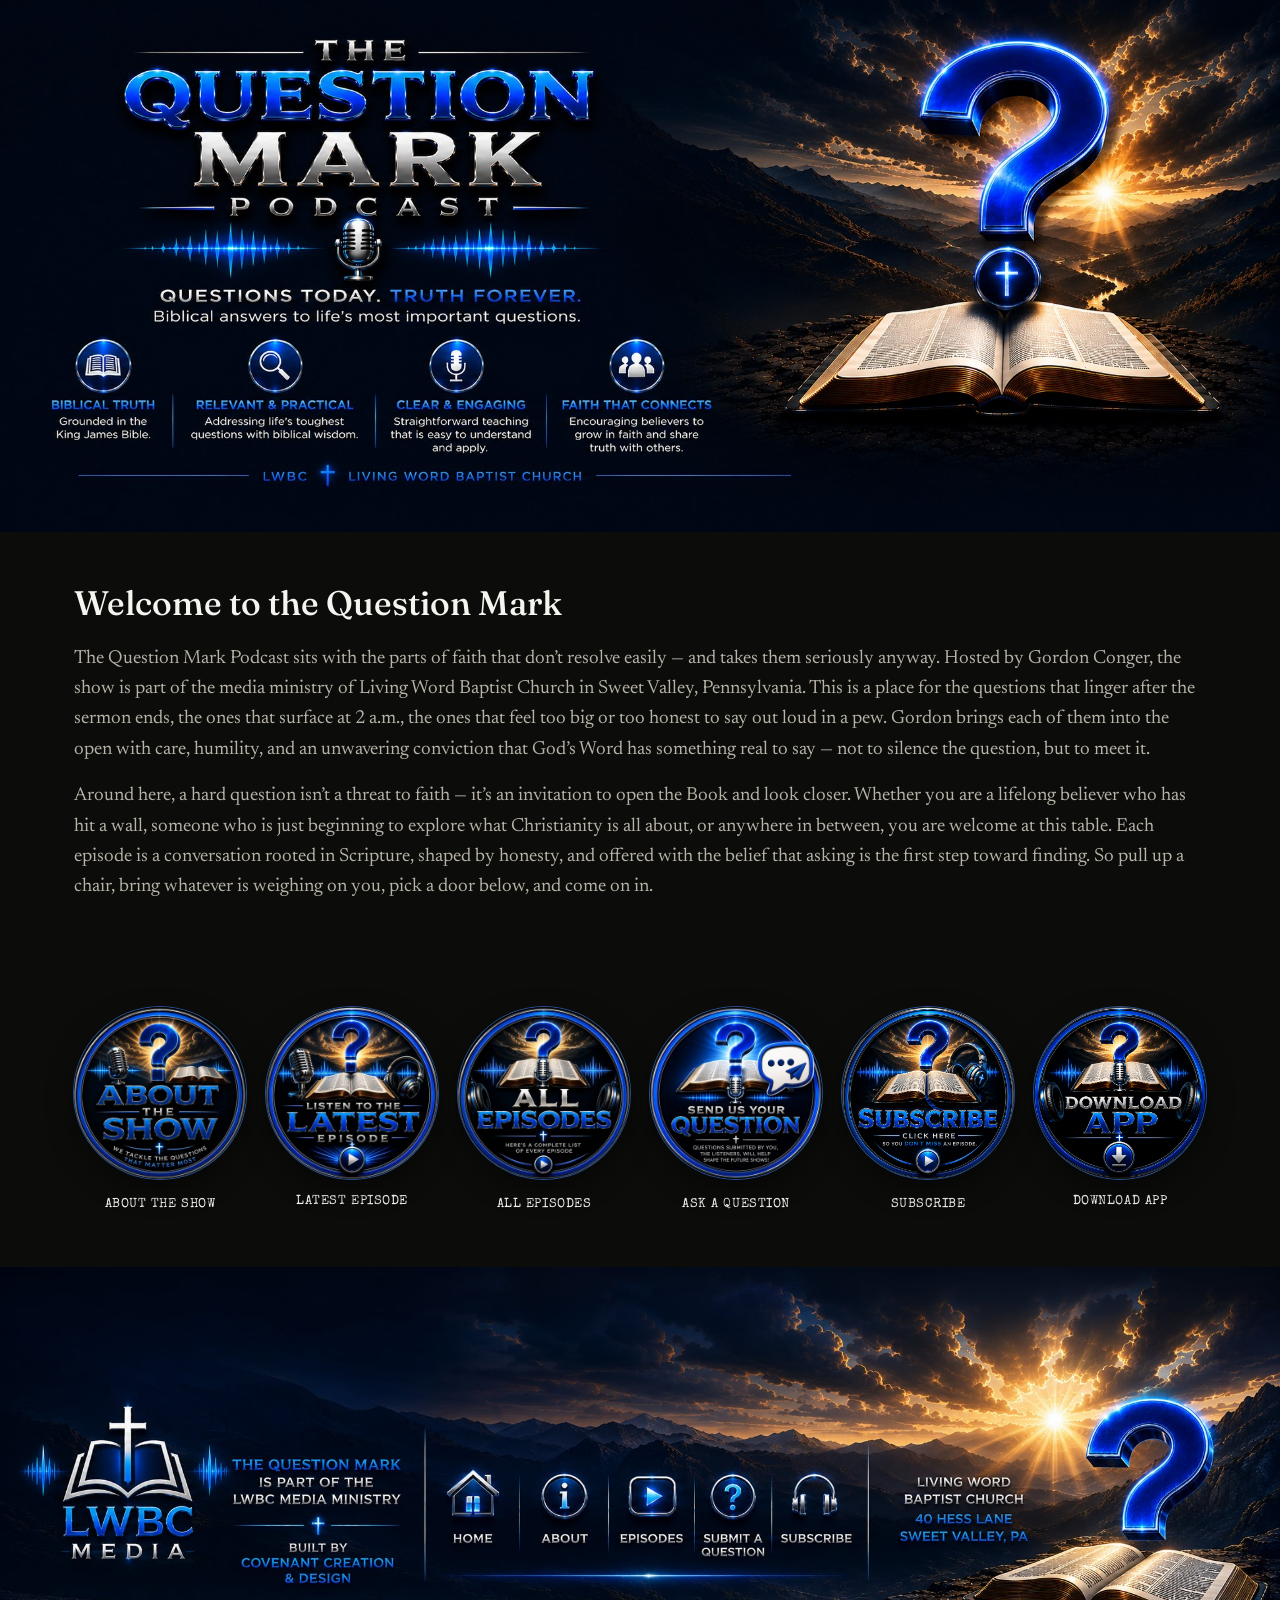
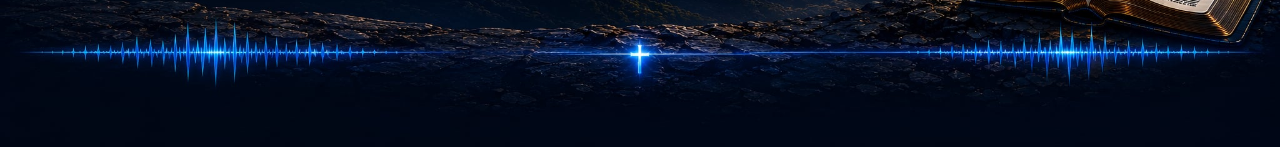
<file: index.html>
<!doctype html>
<html lang="en">
<head>
<meta charset="UTF-8">
<meta name="google-site-verification" content="-RuUJjMHBC5qW3u-dOCJM6AOMjiMBubK77sIAOxbnQs" />
<meta name="viewport" content="width=device-width, initial-scale=1">
<title>The Question Mark Podcast</title>
<meta name="description" content="A podcast for the questions faith doesn't let you skip. Hosted by Gordon Conger, part of the LWBC Media Ministry.">
<link rel="preconnect" href="https://fonts.googleapis.com">
<link rel="preconnect" href="https://fonts.gstatic.com" crossorigin>
<link href="https://fonts.googleapis.com/css2?family=Fraunces:ital,wght@0,400;0,500;0,600;1,400;1,600&family=Newsreader:ital,wght@0,400;0,500;1,400&family=Special+Elite&display=swap" rel="stylesheet">
<link rel="canonical" href="https://thequestionmarkpodcast.com/">
<meta property="og:type" content="website">
<meta property="og:url" content="https://thequestionmarkpodcast.com/">
<meta property="og:title" content="The Question Mark Podcast">
<meta property="og:description" content="A podcast for the questions faith doesn't let you skip. Hosted by Gordon Conger, part of the LWBC Media Ministry.">
<meta property="og:image" content="https://thequestionmarkpodcast.com/images/banner.jpg">
<meta name="twitter:card" content="summary_large_image">
<meta name="twitter:title" content="The Question Mark Podcast">
<meta name="twitter:description" content="A podcast for the questions faith doesn't let you skip. Hosted by Gordon Conger, part of the LWBC Media Ministry.">
<meta name="twitter:image" content="https://thequestionmarkpodcast.com/images/banner.jpg">
<link rel="icon" type="image/png" href="images/favicon-64.png">
<link rel="apple-touch-icon" href="images/apple-touch-icon.png">
<link rel="manifest" href="manifest.json">
<meta name="apple-mobile-web-app-capable" content="yes">
<meta name="apple-mobile-web-app-title" content="Question Mark">
<meta name="apple-mobile-web-app-status-bar-style" content="black-translucent">
<meta name="theme-color" content="#0c0c0b">
<link rel="stylesheet" href="css/style.css?v=4">
</head>
<body>

<!-- 1. Banner: Gordon's all-in-one graphic tying the show to LWBC. -->
<header class="banner-image">
  <img src="images/banner.jpg" alt="The Question Mark Podcast — a ministry of Living Word Baptist Church. Questions today. Truth forever.">
</header>

<!-- 3. Welcome copy -->
<section class="welcome">
  <div class="wrap">
    <h1>Welcome to the Question Mark</h1>
    <p>The Question Mark Podcast sits with the parts of faith that don&rsquo;t resolve easily &mdash; and takes them seriously anyway. Hosted by Gordon Conger, the show is part of the media ministry of Living Word Baptist Church in Sweet Valley, Pennsylvania. This is a place for the questions that linger after the sermon ends, the ones that surface at 2 a.m., the ones that feel too big or too honest to say out loud in a pew. Gordon brings each of them into the open with care, humility, and an unwavering conviction that God&rsquo;s Word has something real to say &mdash; not to silence the question, but to meet it.</p>
    <p>Around here, a hard question isn&rsquo;t a threat to faith &mdash; it&rsquo;s an invitation to open the Book and look closer. Whether you are a lifelong believer who has hit a wall, someone who is just beginning to explore what Christianity is all about, or anywhere in between, you are welcome at this table. Each episode is a conversation rooted in Scripture, shaped by honesty, and offered with the belief that asking is the first step toward finding. So pull up a chair, bring whatever is weighing on you, pick a door below, and come on in.</p>
  </div>
</section>

<!-- 4. Teaser tiles: one per main page -->
<section class="tile-section">
  <div class="wrap-wide">
    <ul class="tiles">
      <li>
        <a class="tile" href="about.html">
          <span class="tile-medal">
            <img src="images/tile-about.jpg" alt="About the show — we tackle the questions that matter most">
          </span>
          <span class="tile-label">About the Show</span>
        </a>
      </li>
      <li>
        <button type="button" class="tile" id="tile-latest-episode">
          <span class="tile-medal">
            <img src="images/tile-latest.jpg" alt="Listen to the latest episode">
          </span>
          <span class="tile-label">Latest Episode</span>
        </button>
      </li>
      <li>
        <a class="tile" href="episodes.html">
          <span class="tile-medal">
            <img src="images/tile-episodes.jpg" alt="All episodes — a complete list of every episode">
          </span>
          <span class="tile-label">All Episodes</span>
        </a>
      </li>
      <li>
        <a class="tile" href="submit.html">
          <span class="tile-medal">
            <img src="images/tile-question.jpg" alt="Send us your question — listener questions shape future shows">
          </span>
          <span class="tile-label">Ask a Question</span>
        </a>
      </li>
      <li>
        <a class="tile" href="subscribe.html">
          <span class="tile-medal">
            <img src="images/tile-subscribe.jpg" alt="Subscribe — click here so you don't miss an episode">
          </span>
          <span class="tile-label">Subscribe</span>
        </a>
      </li>
      <li>
        <button type="button" class="tile" id="tile-download-app">
          <span class="tile-medal">
            <img src="images/tile-download-app.png" alt="Download app — add to your home screen">
          </span>
          <span class="tile-label">Download App</span>
        </button>
      </li>
    </ul>
  </div>
</section>

<!-- 5. Footer -->
<footer class="site-footer-image">
  <img src="images/footer.jpg" alt="The Question Mark is part of the LWBC Media Ministry. Built by Covenant Creation &amp; Design. Living Word Baptist Church, 40 Hess Lane, Sweet Valley, PA.">
  <a class="footer-hotspot fh-lwbc-logo" href="https://www.facebook.com/profile.php?id=100064349513334" target="_blank" rel="noopener" aria-label="LWBC Media Ministry on Facebook"></a>
  <a class="footer-hotspot fh-lwbc-text" href="https://www.facebook.com/profile.php?id=100064349513334" target="_blank" rel="noopener" aria-label="LWBC Media Ministry on Facebook"></a>
  <a class="footer-hotspot fh-ccd-text" href="https://stewartjm-dev.github.io/covenant-creation-design" target="_blank" rel="noopener" aria-label="Covenant Creation &amp; Design"></a>
  <a class="footer-hotspot fh-home" href="index.html" aria-label="Home" aria-current="page"></a>
  <a class="footer-hotspot fh-about" href="about.html" aria-label="About"></a>
  <a class="footer-hotspot fh-episodes" href="episodes.html" aria-label="Episodes"></a>
  <a class="footer-hotspot fh-submit" href="submit.html" aria-label="Submit a Question"></a>
  <a class="footer-hotspot fh-subscribe" href="subscribe.html" aria-label="Subscribe"></a>
  <a class="footer-hotspot fh-lwbc-address" href="https://www.lwbcsv.com" target="_blank" rel="noopener" aria-label="Living Word Baptist Church website"></a>
</footer>

<!-- Add-to-Home-Screen instructions modal -->
<div class="modal-overlay" id="install-modal" hidden>
  <div class="modal" role="dialog" aria-modal="true" aria-labelledby="install-modal-title">
    <button type="button" class="modal-close" id="install-modal-close" aria-label="Close">&times;</button>
    <p class="eyebrow" id="install-modal-title">Download the app</p>
    <h2>Add to your home screen</h2>
    <p class="lede">The Question Mark isn&rsquo;t in the App Store &mdash; but your phone can install it straight from this site, with its own icon and no browser bar, in a few taps.</p>

    <div class="install-tabs" role="tablist">
      <button type="button" class="install-tab" id="tab-ios" role="tab" aria-selected="true">iPhone / iPad</button>
      <button type="button" class="install-tab" id="tab-android" role="tab" aria-selected="false">Android</button>
    </div>

    <ol class="install-steps" id="steps-ios">
      <li>Tap the <strong>Share</strong> button (the square with an arrow pointing up) in Safari&rsquo;s toolbar.</li>
      <li>Scroll down and tap <strong>&ldquo;Add to Home Screen.&rdquo;</strong></li>
      <li>Tap <strong>&ldquo;Add&rdquo;</strong> in the top right corner.</li>
    </ol>

    <ol class="install-steps" id="steps-android" hidden>
      <li>Tap the <strong>&#8942;</strong> menu (three dots) in Chrome&rsquo;s toolbar &mdash; or tap <strong>&ldquo;Install&rdquo;</strong> directly if Chrome offers it.</li>
      <li>Tap <strong>&ldquo;Add to Home screen&rdquo;</strong> or <strong>&ldquo;Install app.&rdquo;</strong></li>
      <li>Confirm by tapping <strong>&ldquo;Add&rdquo;</strong> or <strong>&ldquo;Install.&rdquo;</strong></li>
    </ol>

    <p class="form-note">Once added, the icon opens the site full-screen, just like a downloaded app.</p>
  </div>
</div>

<script src="js/episodes.js?v=6"></script>
<script>
  prepareLatestEpisodeButton('#tile-latest-episode');

  (function () {
    var modal = document.getElementById('install-modal');
    var openBtn = document.getElementById('tile-download-app');
    var closeBtn = document.getElementById('install-modal-close');
    var tabIOS = document.getElementById('tab-ios');
    var tabAndroid = document.getElementById('tab-android');
    var stepsIOS = document.getElementById('steps-ios');
    var stepsAndroid = document.getElementById('steps-android');

    function showTab(which) {
      var isIOS = which === 'ios';
      stepsIOS.hidden = !isIOS;
      stepsAndroid.hidden = isIOS;
      tabIOS.setAttribute('aria-selected', String(isIOS));
      tabAndroid.setAttribute('aria-selected', String(!isIOS));
    }

    // Pre-select the relevant tab based on the visitor's device.
    var ua = navigator.userAgent || '';
    if (/Android/i.test(ua)) showTab('android');
    else showTab('ios');

    tabIOS.addEventListener('click', function () { showTab('ios'); });
    tabAndroid.addEventListener('click', function () { showTab('android'); });

    openBtn.addEventListener('click', function () {
      modal.hidden = false;
    });
    closeBtn.addEventListener('click', function () {
      modal.hidden = true;
    });
    modal.addEventListener('click', function (e) {
      if (e.target === modal) modal.hidden = true;
    });
    document.addEventListener('keydown', function (e) {
      if (e.key === 'Escape') modal.hidden = true;
    });
  })();
</script>
</body>
</html>
</file>
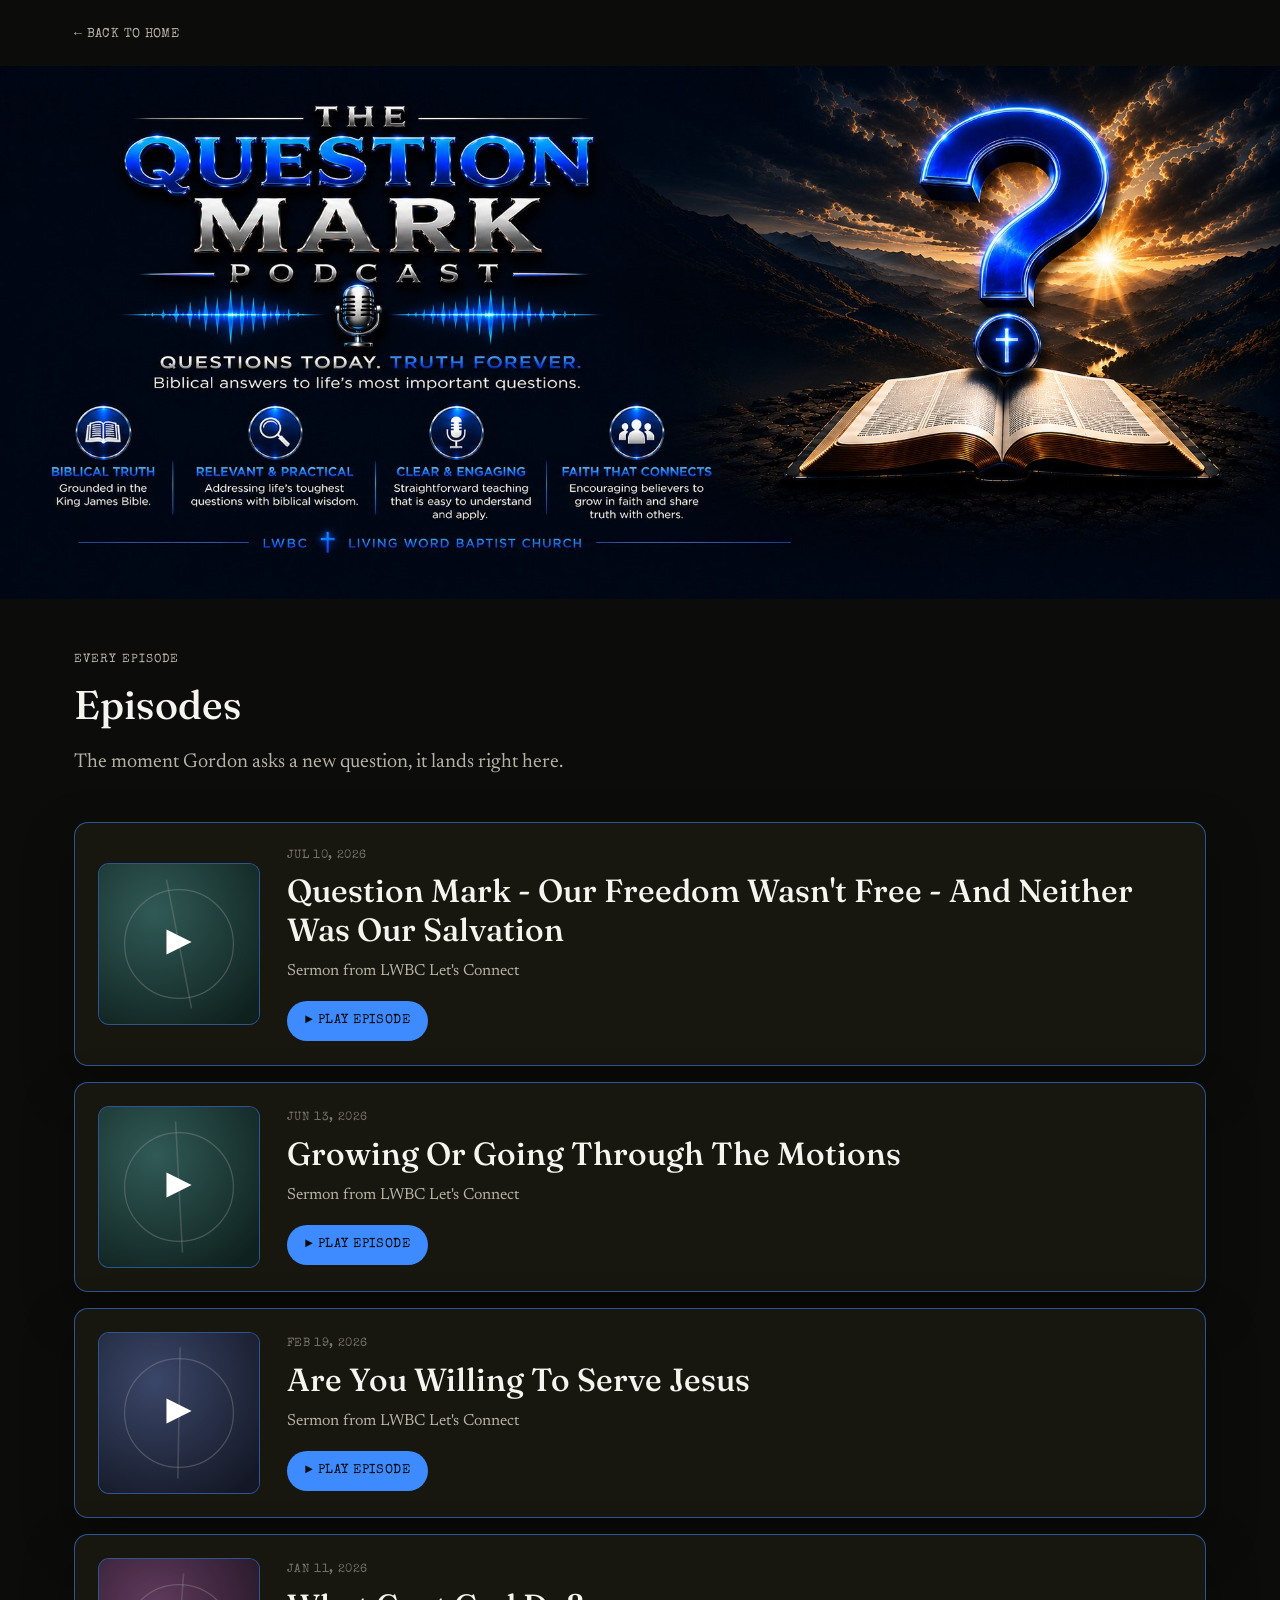
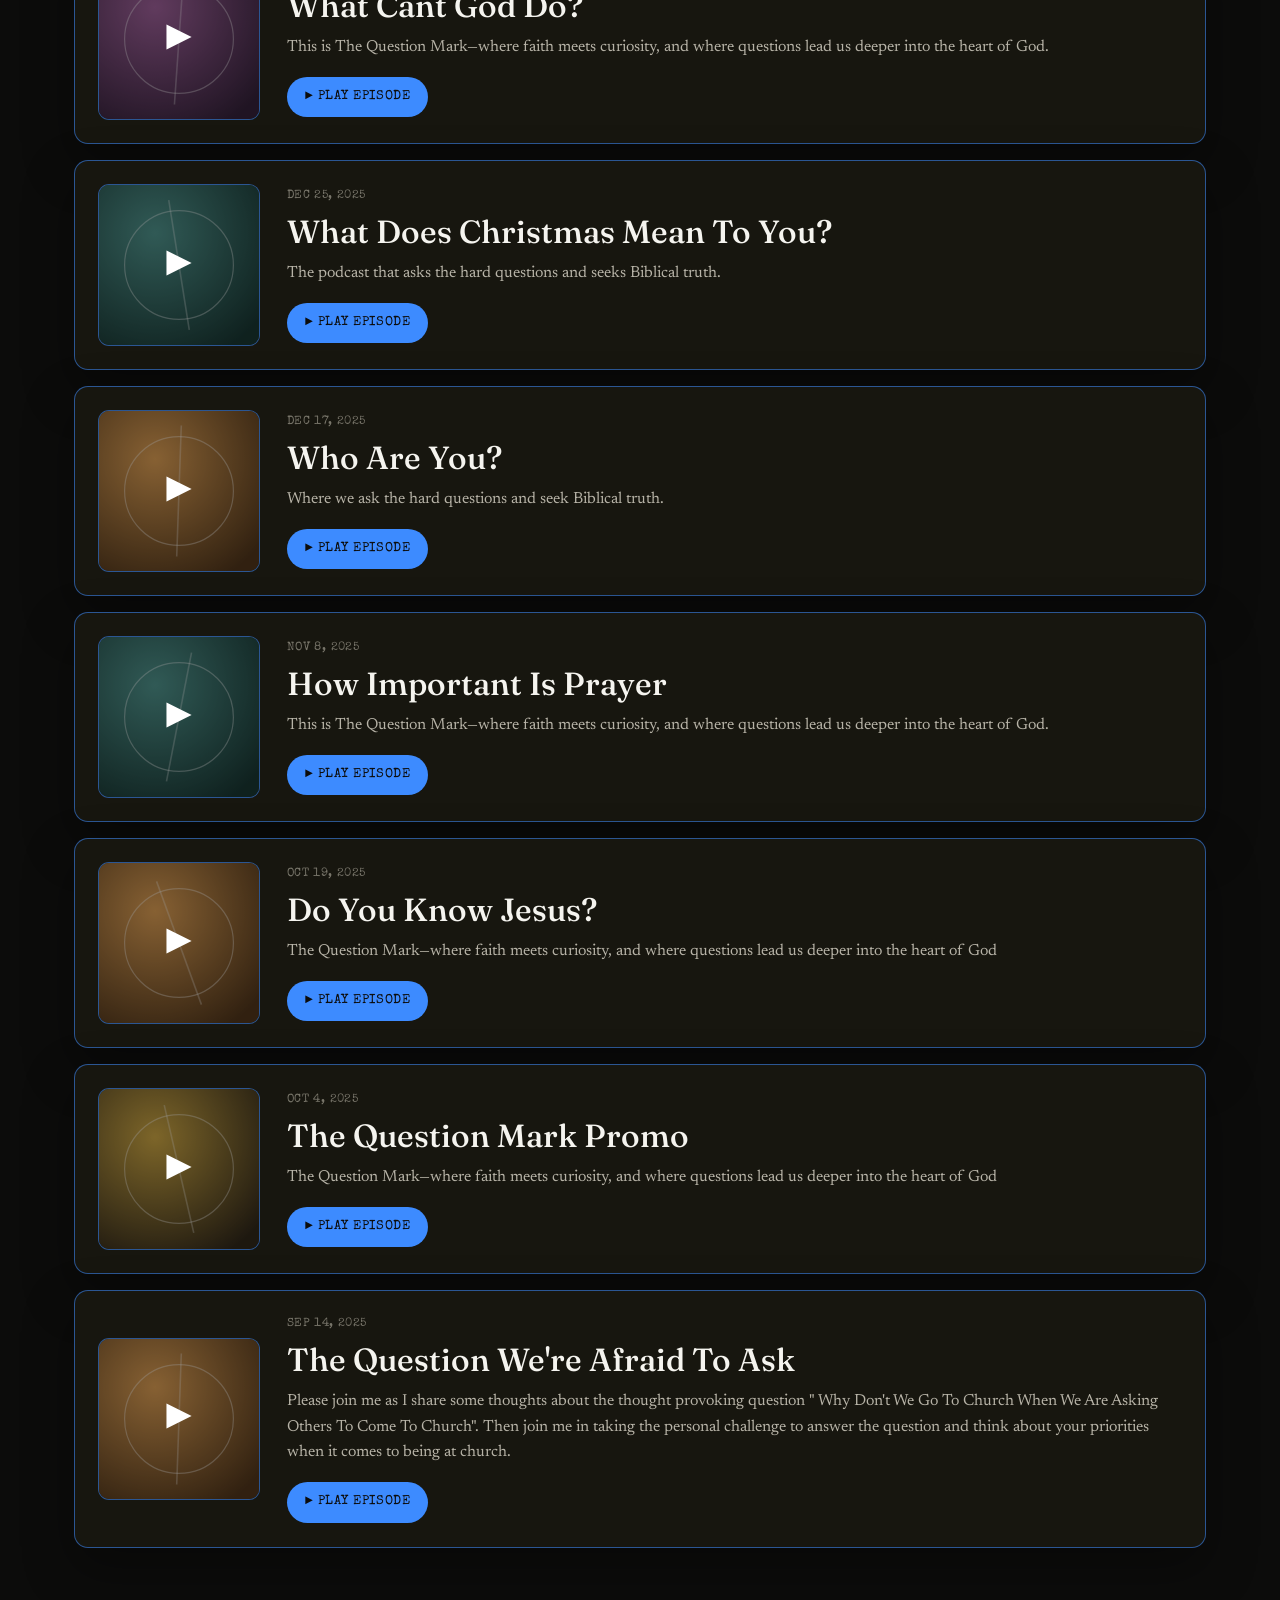
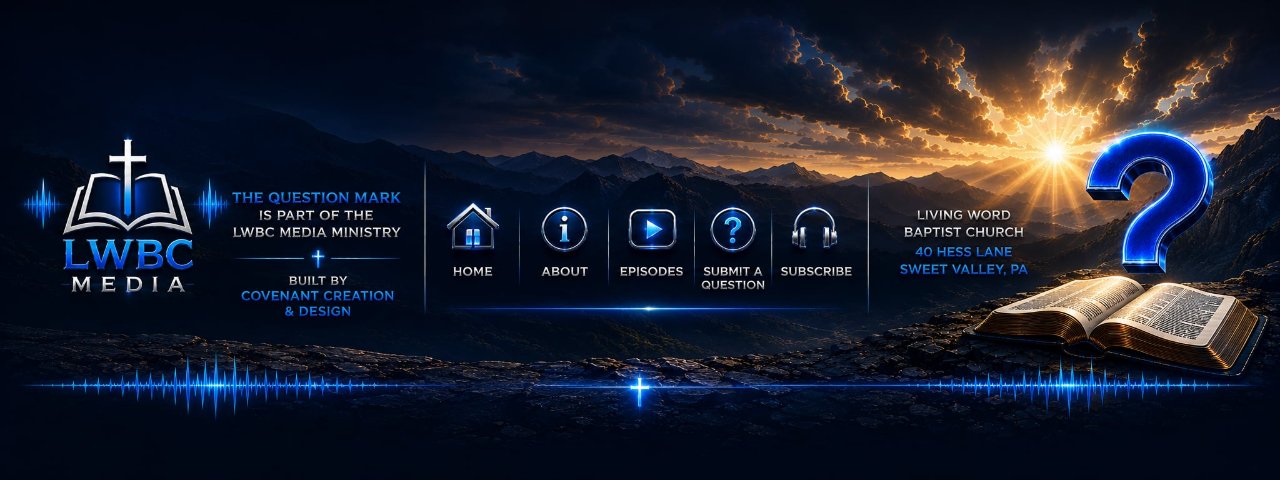
<file: episodes.html>
<!doctype html>
<html lang="en">
<head>
<meta charset="UTF-8">
<meta name="google-site-verification" content="-RuUJjMHBC5qW3u-dOCJM6AOMjiMBubK77sIAOxbnQs" />
<meta name="viewport" content="width=device-width, initial-scale=1">
<title>Episodes — The Question Mark Podcast</title>
<meta name="description" content="All episodes of The Question Mark Podcast, hosted by Gordon Conger.">
<link rel="preconnect" href="https://fonts.googleapis.com">
<link rel="preconnect" href="https://fonts.gstatic.com" crossorigin>
<link href="https://fonts.googleapis.com/css2?family=Fraunces:ital,wght@0,400;0,500;0,600;1,400&family=Newsreader:ital,wght@0,400;0,500;1,400&family=Special+Elite&display=swap" rel="stylesheet">
<link rel="canonical" href="https://thequestionmarkpodcast.com/episodes.html">
<meta property="og:type" content="website">
<meta property="og:url" content="https://thequestionmarkpodcast.com/episodes.html">
<meta property="og:title" content="Episodes — The Question Mark Podcast">
<meta property="og:description" content="All episodes of The Question Mark Podcast, hosted by Gordon Conger.">
<meta property="og:image" content="https://thequestionmarkpodcast.com/images/banner.jpg">
<meta name="twitter:card" content="summary_large_image">
<meta name="twitter:title" content="Episodes — The Question Mark Podcast">
<meta name="twitter:description" content="All episodes of The Question Mark Podcast, hosted by Gordon Conger.">
<meta name="twitter:image" content="https://thequestionmarkpodcast.com/images/banner.jpg">
<link rel="icon" type="image/png" href="images/favicon-64.png">
<link rel="apple-touch-icon" href="images/apple-touch-icon.png">
<link rel="manifest" href="manifest.json">
<meta name="apple-mobile-web-app-capable" content="yes">
<meta name="apple-mobile-web-app-title" content="Question Mark">
<meta name="apple-mobile-web-app-status-bar-style" content="black-translucent">
<meta name="theme-color" content="#0c0c0b">
<link rel="stylesheet" href="css/style.css?v=4">
</head>
<body>

<div class="back-bar">
  <div class="wrap"><a href="index.html" class="back-link">&larr; Back to Home</a></div>
</div>

<header class="banner-image">
  <img src="images/banner.jpg" alt="The Question Mark Podcast — a ministry of Living Word Baptist Church. Questions today. Truth forever.">
</header>

<div class="page-intro">
  <div class="wrap">
    <p class="eyebrow">Every episode</p>
    <h1>Episodes</h1>
    <p class="lede">The moment Gordon asks a new question, it lands right here.</p>
  </div>
</div>

<section style="padding-top:36px;">
  <div class="wrap">
    <ul class="episode-list" id="all-episode-list">
      <li class="feed-status">Loading episodes&hellip;</li>
    </ul>
  </div>
</section>

<footer class="site-footer-image">
  <img src="images/footer.jpg" alt="The Question Mark is part of the LWBC Media Ministry. Built by Covenant Creation &amp; Design. Living Word Baptist Church, 40 Hess Lane, Sweet Valley, PA.">
  <a class="footer-hotspot fh-lwbc-logo" href="https://www.facebook.com/profile.php?id=100064349513334" target="_blank" rel="noopener" aria-label="LWBC Media Ministry on Facebook"></a>
  <a class="footer-hotspot fh-lwbc-text" href="https://www.facebook.com/profile.php?id=100064349513334" target="_blank" rel="noopener" aria-label="LWBC Media Ministry on Facebook"></a>
  <a class="footer-hotspot fh-ccd-text" href="https://stewartjm-dev.github.io/covenant-creation-design" target="_blank" rel="noopener" aria-label="Covenant Creation &amp; Design"></a>
  <a class="footer-hotspot fh-home" href="index.html" aria-label="Home"></a>
  <a class="footer-hotspot fh-about" href="about.html" aria-label="About"></a>
  <a class="footer-hotspot fh-episodes" href="episodes.html" aria-label="Episodes" aria-current="page"></a>
  <a class="footer-hotspot fh-submit" href="submit.html" aria-label="Submit a Question"></a>
  <a class="footer-hotspot fh-subscribe" href="subscribe.html" aria-label="Subscribe"></a>
  <a class="footer-hotspot fh-lwbc-address" href="https://www.lwbcsv.com" target="_blank" rel="noopener" aria-label="Living Word Baptist Church website"></a>
</footer>

<script src="js/episodes.js?v=6"></script>
<script>
  loadEpisodes({ target: '#all-episode-list' });
</script>
</body>
</html>
</file>
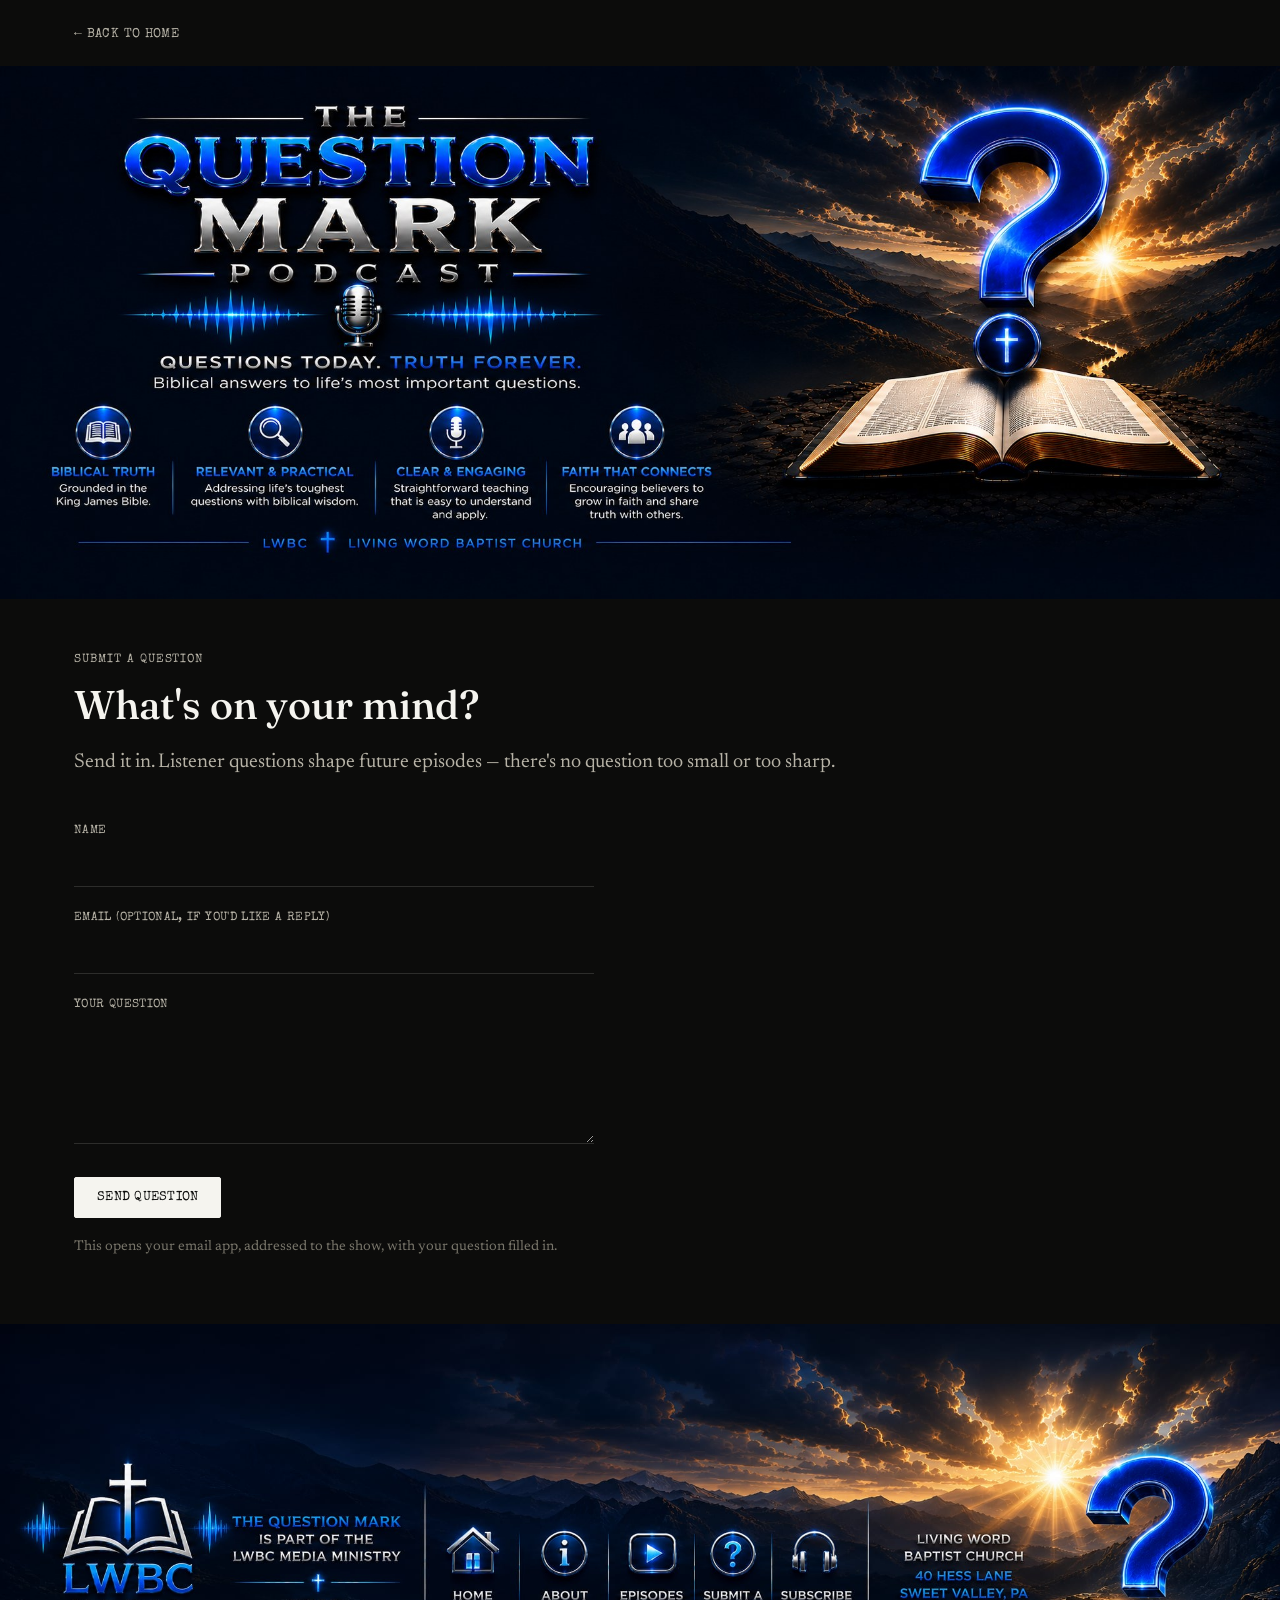
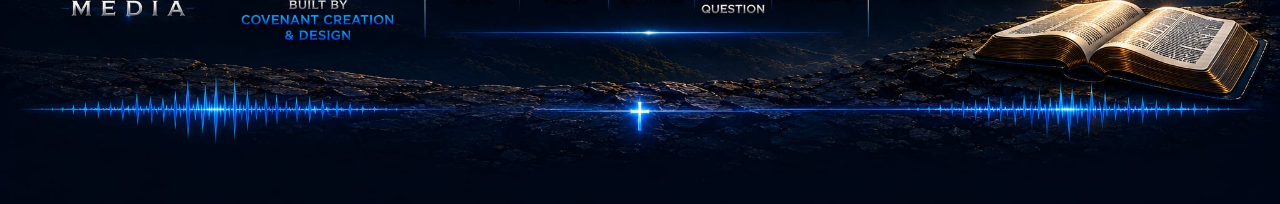
<file: submit.html>
<!doctype html>
<html lang="en">
<head>
<meta charset="UTF-8">
<meta name="google-site-verification" content="-RuUJjMHBC5qW3u-dOCJM6AOMjiMBubK77sIAOxbnQs" />
<meta name="viewport" content="width=device-width, initial-scale=1">
<title>Submit a Question — The Question Mark Podcast</title>
<meta name="description" content="Send in a question for The Question Mark Podcast.">
<link rel="preconnect" href="https://fonts.googleapis.com">
<link rel="preconnect" href="https://fonts.gstatic.com" crossorigin>
<link href="https://fonts.googleapis.com/css2?family=Fraunces:ital,wght@0,400;0,500;0,600;1,400&family=Newsreader:ital,wght@0,400;0,500;1,400&family=Special+Elite&display=swap" rel="stylesheet">
<link rel="canonical" href="https://thequestionmarkpodcast.com/submit.html">
<meta property="og:type" content="website">
<meta property="og:url" content="https://thequestionmarkpodcast.com/submit.html">
<meta property="og:title" content="Submit a Question — The Question Mark Podcast">
<meta property="og:description" content="Send in a question for The Question Mark Podcast.">
<meta property="og:image" content="https://thequestionmarkpodcast.com/images/banner.jpg">
<meta name="twitter:card" content="summary_large_image">
<meta name="twitter:title" content="Submit a Question — The Question Mark Podcast">
<meta name="twitter:description" content="Send in a question for The Question Mark Podcast.">
<meta name="twitter:image" content="https://thequestionmarkpodcast.com/images/banner.jpg">
<link rel="icon" type="image/png" href="images/favicon-64.png">
<link rel="apple-touch-icon" href="images/apple-touch-icon.png">
<link rel="manifest" href="manifest.json">
<meta name="apple-mobile-web-app-capable" content="yes">
<meta name="apple-mobile-web-app-title" content="Question Mark">
<meta name="apple-mobile-web-app-status-bar-style" content="black-translucent">
<meta name="theme-color" content="#0c0c0b">
<link rel="stylesheet" href="css/style.css?v=4">
</head>
<body>

<div class="back-bar">
  <div class="wrap"><a href="index.html" class="back-link">&larr; Back to Home</a></div>
</div>

<header class="banner-image">
  <img src="images/banner.jpg" alt="The Question Mark Podcast — a ministry of Living Word Baptist Church. Questions today. Truth forever.">
</header>

<div class="page-intro">
  <div class="wrap">
    <p class="eyebrow">Submit a question</p>
    <h1>What's on your mind?</h1>
    <p class="lede">Send it in. Listener questions shape future episodes &mdash; there's no question too small or too sharp.</p>
  </div>
</div>

<section style="padding-top:36px;">
  <div class="wrap">

    <!--
      FORM NOTE FOR JOHN:
      GitHub Pages is static and can't process form submissions server-side,
      so this form currently opens the visitor's email client via a mailto:
      link, addressed to thequestionmarkpodcast@yahoo.com. That works with
      zero setup, but has two caveats:
        1. It requires the visitor to have an email client configured.
        2. thequestionmarkpodcast@yahoo.com needs to actually exist —
           per the brief it hasn't been created yet.

      UPGRADE PATH (optional, when ready): swap this for a free Formspree
      form (formspree.io) — sign up, get an endpoint, change the <form>
      action to "https://formspree.io/f/YOUR_ID" and method to "POST",
      remove the JS mailto handler below. That submits silently in-page
      without opening the visitor's mail app.
    -->

    <form class="question-form" id="question-form">
      <div class="field">
        <label for="q-name">Name</label>
        <input type="text" id="q-name" name="name" required>
      </div>
      <div class="field">
        <label for="q-email">Email (optional, if you'd like a reply)</label>
        <input type="email" id="q-email" name="email">
      </div>
      <div class="field">
        <label for="q-question">Your question</label>
        <textarea id="q-question" name="question" required></textarea>
      </div>
      <button type="submit" class="btn btn-solid">Send question</button>
      <p class="form-note">This opens your email app, addressed to the show, with your question filled in.</p>
    </form>

  </div>
</section>

<footer class="site-footer-image">
  <img src="images/footer.jpg" alt="The Question Mark is part of the LWBC Media Ministry. Built by Covenant Creation &amp; Design. Living Word Baptist Church, 40 Hess Lane, Sweet Valley, PA.">
  <a class="footer-hotspot fh-lwbc-logo" href="https://www.facebook.com/profile.php?id=100064349513334" target="_blank" rel="noopener" aria-label="LWBC Media Ministry on Facebook"></a>
  <a class="footer-hotspot fh-lwbc-text" href="https://www.facebook.com/profile.php?id=100064349513334" target="_blank" rel="noopener" aria-label="LWBC Media Ministry on Facebook"></a>
  <a class="footer-hotspot fh-ccd-text" href="https://stewartjm-dev.github.io/covenant-creation-design" target="_blank" rel="noopener" aria-label="Covenant Creation &amp; Design"></a>
  <a class="footer-hotspot fh-home" href="index.html" aria-label="Home"></a>
  <a class="footer-hotspot fh-about" href="about.html" aria-label="About"></a>
  <a class="footer-hotspot fh-episodes" href="episodes.html" aria-label="Episodes"></a>
  <a class="footer-hotspot fh-submit" href="submit.html" aria-label="Submit a Question" aria-current="page"></a>
  <a class="footer-hotspot fh-subscribe" href="subscribe.html" aria-label="Subscribe"></a>
  <a class="footer-hotspot fh-lwbc-address" href="https://www.lwbcsv.com" target="_blank" rel="noopener" aria-label="Living Word Baptist Church website"></a>
</footer>

<script>
  document.getElementById('question-form').addEventListener('submit', function (e) {
    e.preventDefault();
    var name = document.getElementById('q-name').value.trim();
    var email = document.getElementById('q-email').value.trim();
    var question = document.getElementById('q-question').value.trim();

    var subject = 'Question for The Question Mark Podcast';
    var bodyLines = [
      'From: ' + name + (email ? ' (' + email + ')' : ''),
      '',
      question
    ];
    var mailto = 'mailto:thequestionmarkpodcast@yahoo.com'
      + '?subject=' + encodeURIComponent(subject)
      + '&body=' + encodeURIComponent(bodyLines.join('\n'));

    window.location.href = mailto;
  });
</script>
</body>
</html>
</file>
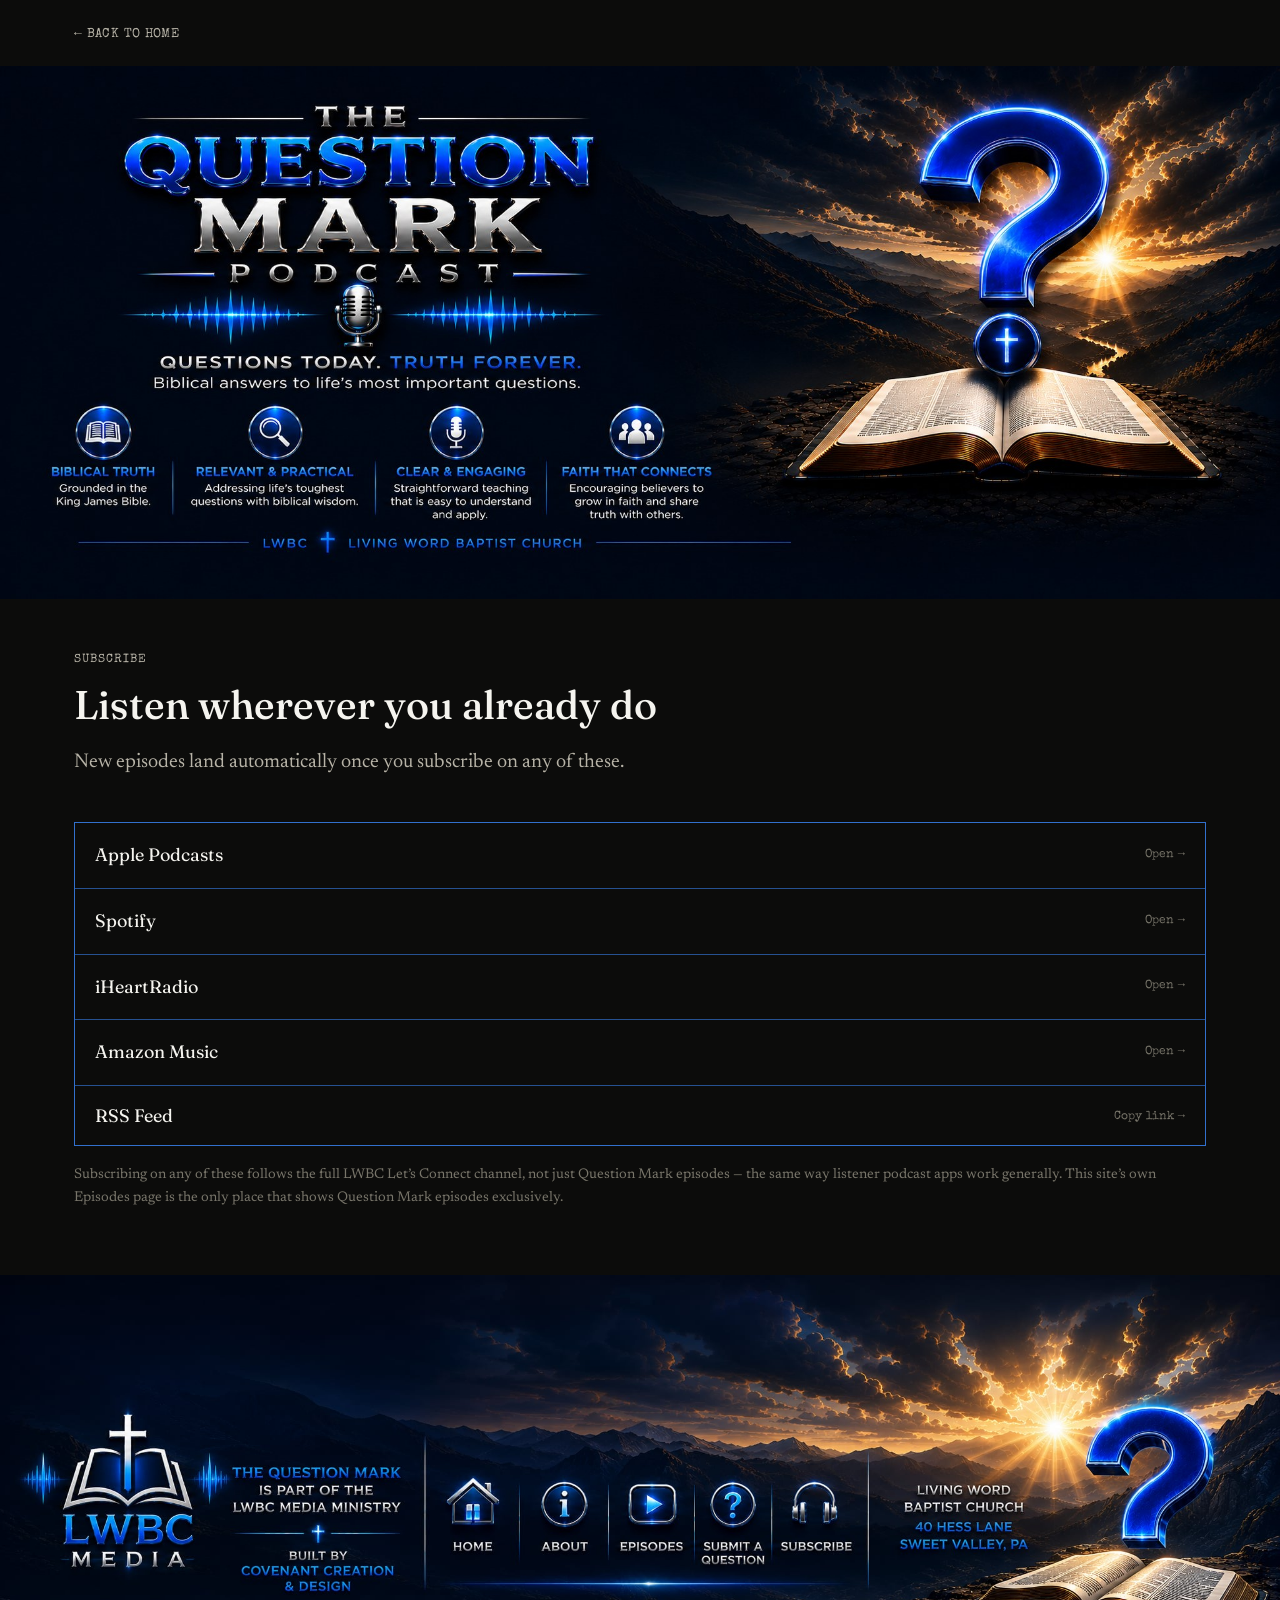
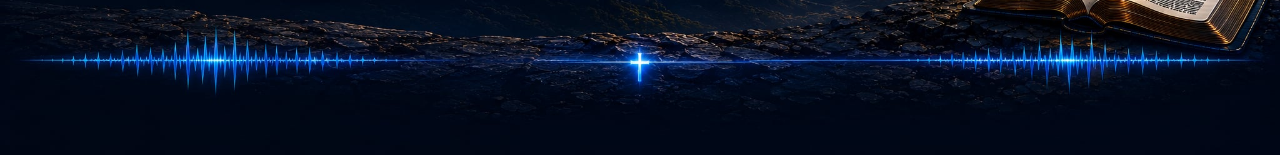
<file: subscribe.html>
<!doctype html>
<html lang="en">
<head>
<meta charset="UTF-8">
<meta name="google-site-verification" content="-RuUJjMHBC5qW3u-dOCJM6AOMjiMBubK77sIAOxbnQs" />
<meta name="viewport" content="width=device-width, initial-scale=1">
<title>Subscribe — The Question Mark Podcast</title>
<meta name="description" content="Subscribe to The Question Mark Podcast on your favorite platform.">
<link rel="preconnect" href="https://fonts.googleapis.com">
<link rel="preconnect" href="https://fonts.gstatic.com" crossorigin>
<link href="https://fonts.googleapis.com/css2?family=Fraunces:ital,wght@0,400;0,500;0,600;1,400&family=Newsreader:ital,wght@0,400;0,500;1,400&family=Special+Elite&display=swap" rel="stylesheet">
<link rel="canonical" href="https://thequestionmarkpodcast.com/subscribe.html">
<meta property="og:type" content="website">
<meta property="og:url" content="https://thequestionmarkpodcast.com/subscribe.html">
<meta property="og:title" content="Subscribe — The Question Mark Podcast">
<meta property="og:description" content="Subscribe to The Question Mark Podcast on your favorite platform.">
<meta property="og:image" content="https://thequestionmarkpodcast.com/images/banner.jpg">
<meta name="twitter:card" content="summary_large_image">
<meta name="twitter:title" content="Subscribe — The Question Mark Podcast">
<meta name="twitter:description" content="Subscribe to The Question Mark Podcast on your favorite platform.">
<meta name="twitter:image" content="https://thequestionmarkpodcast.com/images/banner.jpg">
<link rel="icon" type="image/png" href="images/favicon-64.png">
<link rel="apple-touch-icon" href="images/apple-touch-icon.png">
<link rel="manifest" href="manifest.json">
<meta name="apple-mobile-web-app-capable" content="yes">
<meta name="apple-mobile-web-app-title" content="Question Mark">
<meta name="apple-mobile-web-app-status-bar-style" content="black-translucent">
<meta name="theme-color" content="#0c0c0b">
<link rel="stylesheet" href="css/style.css?v=4">
</head>
<body>

<div class="back-bar">
  <div class="wrap"><a href="index.html" class="back-link">&larr; Back to Home</a></div>
</div>

<header class="banner-image">
  <img src="images/banner.jpg" alt="The Question Mark Podcast — a ministry of Living Word Baptist Church. Questions today. Truth forever.">
</header>

<div class="page-intro">
  <div class="wrap">
    <p class="eyebrow">Subscribe</p>
    <h1>Listen wherever you already do</h1>
    <p class="lede">New episodes land automatically once you subscribe on any of these.</p>
  </div>
</div>

<section style="padding-top:36px;">
  <div class="wrap">

    <!--
      Apple Podcasts and Amazon Music link directly. Spotify links to the
      PodPoint show page for now — that page has a working "Subscribe on
      Spotify" option in its own Subscribe menu (confirmed by Gordon),
      even though a direct open.spotify.com link wasn't found. Swap this
      for a direct Spotify link once Gordon has it, for a one-tap experience
      instead of landing on PodPoint first. iHeartRadio links directly —
      found via a real episode URL on that platform during earlier research.

      IMPORTANT: subscribing via any of these platform links subscribes
      to the entire "LWBC Let's Connect" channel — Pastor Purdy's sermons
      included — since Apple/Spotify/Amazon only host at the channel
      level, not per-series. The title-based filtering this site does
      only works on this site; it can't travel into a listener's podcast
      app. Worth deciding with Gordon whether that's acceptable or if
      Question Mark needs to become its own top-level PodPoint show.
    -->
    <ul class="platform-list">
      <li><a href="https://podcasts.apple.com/us/podcast/lwbc-lets-connect/id1790852629" target="_blank" rel="noopener">Apple Podcasts <span class="go">Open &rarr;</span></a></li>
      <li><a href="https://podpoint.com/lwbc-lets-connect" target="_blank" rel="noopener">Spotify <span class="go">Open &rarr;</span></a></li>
      <li><a href="https://www.iheart.com/podcast/269-lwbc-lets-connect-259009892/" target="_blank" rel="noopener">iHeartRadio <span class="go">Open &rarr;</span></a></li>
      <li><a href="https://music.amazon.com/podcasts/5901f79d-be4a-4436-af4f-00e7e34cf9bd/lwbc-let's-connect" target="_blank" rel="noopener">Amazon Music <span class="go">Open &rarr;</span></a></li>
      <li><button type="button" class="platform-copy" id="rss-link">RSS Feed <span class="go" id="rss-link-status">Copy link &rarr;</span></button></li>
    </ul>

    <p class="form-note">Subscribing on any of these follows the full LWBC Let&rsquo;s Connect channel, not just Question Mark episodes &mdash; the same way listener podcast apps work generally. This site&rsquo;s own Episodes page is the only place that shows Question Mark episodes exclusively.</p>

  </div>
</section>

<footer class="site-footer-image">
  <img src="images/footer.jpg" alt="The Question Mark is part of the LWBC Media Ministry. Built by Covenant Creation &amp; Design. Living Word Baptist Church, 40 Hess Lane, Sweet Valley, PA.">
  <a class="footer-hotspot fh-lwbc-logo" href="https://www.facebook.com/profile.php?id=100064349513334" target="_blank" rel="noopener" aria-label="LWBC Media Ministry on Facebook"></a>
  <a class="footer-hotspot fh-lwbc-text" href="https://www.facebook.com/profile.php?id=100064349513334" target="_blank" rel="noopener" aria-label="LWBC Media Ministry on Facebook"></a>
  <a class="footer-hotspot fh-ccd-text" href="https://stewartjm-dev.github.io/covenant-creation-design" target="_blank" rel="noopener" aria-label="Covenant Creation &amp; Design"></a>
  <a class="footer-hotspot fh-home" href="index.html" aria-label="Home"></a>
  <a class="footer-hotspot fh-about" href="about.html" aria-label="About"></a>
  <a class="footer-hotspot fh-episodes" href="episodes.html" aria-label="Episodes"></a>
  <a class="footer-hotspot fh-submit" href="submit.html" aria-label="Submit a Question"></a>
  <a class="footer-hotspot fh-subscribe" href="subscribe.html" aria-label="Subscribe" aria-current="page"></a>
  <a class="footer-hotspot fh-lwbc-address" href="https://www.lwbcsv.com" target="_blank" rel="noopener" aria-label="Living Word Baptist Church website"></a>
</footer>

<script src="js/episodes.js?v=6"></script>
<script>
  var rssBtn = document.getElementById('rss-link');
  var rssStatus = document.getElementById('rss-link-status');

  rssBtn.addEventListener('click', function () {
    var url = (typeof PODCAST_RSS_URL !== 'undefined' && PODCAST_RSS_URL) || '';
    if (!url) return;

    function showCopied() {
      rssStatus.textContent = 'Copied!';
      setTimeout(function () {
        rssStatus.textContent = 'Copy link \u2192';
      }, 2000);
    }

    if (navigator.clipboard && navigator.clipboard.writeText) {
      navigator.clipboard.writeText(url).then(showCopied);
    } else {
      // Fallback for older browsers without the Clipboard API.
      var temp = document.createElement('textarea');
      temp.value = url;
      temp.style.position = 'fixed';
      temp.style.opacity = '0';
      document.body.appendChild(temp);
      temp.select();
      document.execCommand('copy');
      document.body.removeChild(temp);
      showCopied();
    }
  });
</script>
</body>
</html>
</file>
<file: css/style.css>
/* =========================================================
   The Question Mark Podcast — stylesheet
   Black background, white lettering, throughout — per Gordon
   and John. Noir title-card texture (venetian blinds, spotlit
   "?") kept as atmosphere. Color lives only in the logo and in
   per-episode cover art, so it pops against the black.
   ========================================================= */

:root {
  --bg: #0c0c0b;          /* black — the whole site */
  --bg-raised: #17160f;   /* slightly lighter black — panels, cards */

  --ink: #f5f4ef;         /* white lettering */
  --ink-soft: #b7b3a7;
  --ink-faint: #78756a;

  --hairline: rgba(245, 244, 239, 0.14);

  --accent-blue: #3d8bff;
  --accent-blue-line: rgba(61, 139, 255, 0.55);
  --accent-blue-glow: rgba(94, 200, 240, 0.9);

  --max-w: 1180px;

  --font-display: "Fraunces", Georgia, serif;
  --font-body: "Newsreader", Georgia, serif;
  --font-mono: "Special Elite", "Courier New", monospace;
}

* { box-sizing: border-box; }

html { scroll-behavior: smooth; }

body {
  margin: 0;
  background: var(--bg);
  color: var(--ink);
  font-family: var(--font-body);
  font-size: 19px;
  line-height: 1.6;
  -webkit-font-smoothing: antialiased;
}

a {
  color: var(--ink);
  text-decoration-thickness: 1px;
  text-underline-offset: 3px;
}
a:hover { color: var(--ink-soft); }

:focus-visible {
  outline: 2px solid var(--ink);
  outline-offset: 3px;
}

img { max-width: 100%; display: block; }

.wrap {
  max-width: var(--max-w);
  margin: 0 auto;
  padding: 0 24px;
}

.eyebrow {
  font-family: var(--font-mono);
  font-size: 12px;
  letter-spacing: 0.08em;
  text-transform: uppercase;
  color: var(--ink-soft);
}

/* ---------- Header / nav ---------- */

.site-header {
  border-bottom: 1px solid var(--hairline);
  padding: 20px 0;
  background: var(--bg);
}

.site-header .wrap {
  display: flex;
  align-items: baseline;
  justify-content: space-between;
  gap: 16px;
  flex-wrap: wrap;
}

.logotype {
  display: flex;
  align-items: center;
  gap: 14px;
  font-family: var(--font-display);
  font-weight: 600;
  font-size: 22px;
  letter-spacing: 0.01em;
  text-decoration: none;
  white-space: nowrap;
  color: var(--ink);
}

.logotype .mark {
  font-style: italic;
  font-weight: 400;
}

.logo-badge {
  width: 60px;
  height: 60px;
  border-radius: 6px;
  overflow: hidden;
  flex-shrink: 0;
  box-shadow: 0 0 0 1px var(--accent-blue-line);
}
.logo-badge img { width: 100%; height: 100%; object-fit: cover; display: block; }

.footer-badge {
  display: inline-flex;
  align-items: center;
  gap: 12px;
}
.footer-badge img {
  width: 52px;
  height: 52px;
  border-radius: 6px;
  vertical-align: middle;
  box-shadow: 0 0 0 1px var(--accent-blue-line);
}

nav.primary-nav ul {
  list-style: none;
  display: flex;
  gap: 20px;
  margin: 0;
  padding: 0;
  font-family: var(--font-mono);
  font-size: 12px;
  letter-spacing: 0.03em;
  text-transform: uppercase;
}

nav.primary-nav a {
  color: var(--ink-soft);
  text-decoration: none;
  padding-bottom: 3px;
  border-bottom: 1px solid transparent;
}
nav.primary-nav a:hover,
nav.primary-nav a[aria-current="page"] {
  color: var(--ink);
  border-bottom-color: var(--ink);
}

/* ---------- Back bar (subpages) ---------- */

.back-bar {
  padding: 18px 0;
}

.back-link {
  display: inline-block;
  font-family: var(--font-mono);
  font-size: 13px;
  letter-spacing: 0.03em;
  text-transform: uppercase;
  color: var(--ink-soft);
  text-decoration: none;
}
.back-link:hover { color: var(--ink); }

/* ---------- Page intro (subpages) ----------
   Sits below the shared banner: a large, non-interactive tile
   image matching the one used to reach the page, then title
   copy — no boxed panel, just plain background. */

.page-intro {
  padding: 40px 0 8px;
}

.page-tile {
  width: 240px;
  height: 240px;
  border-radius: 16px;
  overflow: hidden;
  margin-bottom: 26px;
  box-shadow: 0 0 0 1px var(--accent-blue-line), 0 16px 40px rgba(0,0,0,0.5);
}
.page-tile img { width: 100%; height: 100%; object-fit: cover; display: block; }

.page-intro h1 {
  font-family: var(--font-display);
  font-weight: 500;
  font-size: clamp(28px, 5vw, 40px);
  line-height: 1.15;
  margin: 8px 0 0;
  color: var(--ink);
}

.lede {
  font-size: 20px;
  color: var(--ink-soft);
  margin: 18px 0 0;
}

.actions {
  display: flex;
  gap: 14px;
  flex-wrap: wrap;
  margin-top: 24px;
}

/* ---------- Buttons ---------- */

.btn {
  display: inline-block;
  font-family: var(--font-mono);
  font-size: 13px;
  letter-spacing: 0.02em;
  text-transform: uppercase;
  text-decoration: none;
  padding: 13px 22px;
  border: 1px solid var(--ink);
  border-radius: 2px;
}

.btn-solid {
  background: var(--ink);
  color: var(--bg);
}
.btn-solid:hover {
  background: var(--ink-soft);
  color: var(--bg);
  border-color: var(--ink-soft);
}

.btn-outline {
  background: transparent;
  color: var(--ink);
}
.btn-outline:hover {
  background: var(--ink);
  color: var(--bg);
}

/* ---------- Sections ---------- */

section {
  padding: 52px 0;
}

section h2 {
  font-family: var(--font-display);
  font-weight: 500;
  font-size: 28px;
  margin: 6px 0 26px;
  color: var(--ink);
}

/* ---------- Episode list ---------- */

.episode-list {
  list-style: none;
  margin: 0;
  padding: 0;
  display: flex;
  flex-direction: column;
  gap: 16px;
}
.episode-list li { margin: 0; }
.episode-list .featured-player { margin-top: 0; }

.episode {
  display: grid;
  grid-template-columns: 84px 1fr;
  gap: 18px;
  padding: 22px 0;
  border-top: 1px solid var(--hairline);
  text-decoration: none;
  color: var(--ink);
}
.episode:first-child { border-top: none; }

.episode-art {
  position: relative;
  width: 84px;
  height: 84px;
  border-radius: 4px;
  background: var(--bg-raised);
  overflow: hidden;
  flex-shrink: 0;
  box-shadow: 0 0 0 1px var(--accent-blue-line);
}
.episode-art img,
.episode-art svg { width: 100%; height: 100%; object-fit: cover; display: block; }

.episode-date {
  display: block;
  font-family: var(--font-mono);
  font-size: 11px;
  letter-spacing: 0.03em;
  text-transform: uppercase;
  color: var(--ink-faint);
  margin-bottom: 4px;
}

.episode-title {
  font-family: var(--font-display);
  font-size: 19px;
  font-weight: 500;
  margin: 0 0 4px;
  line-height: 1.3;
  color: var(--ink);
}

.episode-blurb {
  font-size: 16px;
  color: var(--ink-soft);
  margin: 0;
  display: -webkit-box;
  -webkit-line-clamp: 2;
  -webkit-box-orient: vertical;
  overflow: hidden;
}

.feed-status {
  font-family: var(--font-mono);
  font-size: 13px;
  color: var(--ink-faint);
  padding: 14px 0;
}

.view-all {
  margin-top: 28px;
  font-family: var(--font-mono);
  font-size: 12px;
  letter-spacing: 0.02em;
  text-transform: uppercase;
}

/* ---------- About / bio ---------- */

.about-figure {
  display: flex;
  gap: 24px;
  align-items: flex-start;
  margin-bottom: 32px;
  flex-wrap: wrap;
}

.about-figure img {
  width: 140px;
  height: 140px;
  object-fit: cover;
  border-radius: 3px;
  filter: grayscale(1);
}

.about-copy p { margin: 0 0 18px; color: var(--ink-soft); }
.about-copy p:last-child { margin-bottom: 0; }
.about-copy strong { color: var(--ink); }

/* ---------- Callout band ---------- */

.callout {
  background: none;
}
.callout .eyebrow { color: var(--ink-soft); }
.callout h2 { color: var(--ink); }
.callout .lede { color: var(--ink-soft); margin: 18px 0 28px; }
.callout .btn-solid { background: var(--ink); color: var(--bg); border-color: var(--ink); }
.callout .btn-solid:hover { background: var(--ink-soft); border-color: var(--ink-soft); }

/* ---------- Form ---------- */

form.question-form {
  max-width: 520px;
}

.field {
  margin-bottom: 22px;
}

.field label {
  display: block;
  font-family: var(--font-mono);
  font-size: 12px;
  letter-spacing: 0.03em;
  text-transform: uppercase;
  color: var(--ink-soft);
  margin-bottom: 8px;
}

.field input,
.field textarea {
  width: 100%;
  font-family: var(--font-body);
  font-size: 17px;
  color: var(--ink);
  background: transparent;
  border: none;
  border-bottom: 1px solid var(--hairline);
  padding: 10px 2px;
  border-radius: 0;
}

.field input:focus,
.field textarea:focus {
  border-bottom-color: var(--ink);
}

.field textarea { resize: vertical; min-height: 120px; }

.form-note {
  font-size: 14px;
  color: var(--ink-faint);
  margin-top: 18px;
}

/* ---------- Subscribe platforms ---------- */

.platform-list {
  list-style: none;
  margin: 0;
  padding: 0;
  display: grid;
  gap: 1px;
  background: var(--accent-blue-line);
  border: 1px solid var(--accent-blue-line);
}

.platform-list a,
.platform-list .platform-copy,
.platform-list .platform-unavailable {
  display: flex;
  align-items: center;
  justify-content: space-between;
  background: var(--bg);
  color: var(--ink);
  padding: 18px 20px;
  text-decoration: none;
  font-family: var(--font-display);
  font-size: 18px;
  width: 100%;
  border: none;
  text-align: left;
  cursor: pointer;
}

.platform-list a:hover,
.platform-list .platform-copy:hover { background: var(--bg-raised); }

.platform-list .go {
  font-family: var(--font-mono);
  font-size: 12px;
  color: var(--ink-faint);
}

.platform-list .platform-unavailable {
  color: var(--ink-faint);
  cursor: default;
}
.platform-list .platform-unavailable .go {
  font-style: italic;
}

/* ---------- Footer ---------- */

.site-footer-image {
  position: relative;
  line-height: 0;
}
.site-footer-image img {
  width: 100%;
  height: auto;
  display: block;
}

/* Invisible clickable regions over the flat footer graphic.
   Positioned by percentage (not fixed pixels) so they track the
   image correctly at any screen width. Coordinates are estimated
   from the artwork — nudge the top/left/width/height values below
   if any hit zone feels off-target once tested live. */

.footer-hotspot {
  position: absolute;
  display: block;
  border-radius: 6px;
}
.footer-hotspot:hover,
.footer-hotspot:focus-visible {
  background: rgba(61, 139, 255, 0.14);
  outline: none;
}

.fh-lwbc-logo    { top: 22%; left: 1%;    width: 15.5%; height: 46%; }
.fh-lwbc-text    { top: 37%; left: 18.5%; width: 14%;   height: 17%; }
.fh-ccd-text     { top: 55%; left: 18.5%; width: 14%;   height: 15%; }
.fh-home         { top: 28%; left: 34.5%; width: 6.2%;  height: 34%; }
.fh-about        { top: 28%; left: 41%;   width: 6.2%;  height: 34%; }
.fh-episodes     { top: 28%; left: 47.5%; width: 6.2%;  height: 34%; }
.fh-submit       { top: 28%; left: 54%;   width: 7.5%;  height: 34%; }
.fh-subscribe    { top: 28%; left: 61.7%; width: 6.5%;  height: 34%; }
.fh-lwbc-address { top: 30%; left: 70%;   width: 15%;   height: 32%; }

/* ---------- Responsive ---------- */

@media (max-width: 620px) {
  body { font-size: 17px; }
  .page-tile { width: 180px; height: 180px; }
  .episode { grid-template-columns: 60px 1fr; }
  .episode-art { width: 60px; height: 60px; }
  .about-figure { flex-direction: column; }
  nav.primary-nav ul { gap: 12px; }
}

@media (prefers-reduced-motion: reduce) {
  html { scroll-behavior: auto; }
}

/* =========================================================
   Homepage restructure — banner + teaser tiles (July 2026)
   Per Gordon: banner tying show to LWBC, nav upper right,
   welcome copy, tile navigation row, episodes, footer.
   Tiles echo Gordon's circular badge reference art, rebuilt
   in the site's own noir language.
   ========================================================= */

/* ---------- Banner ---------- */

.banner-image {
  line-height: 0;
  overflow: hidden;
  height: clamp(90px, 41.6vw, 680px);
}
.banner-image img {
  width: 100%;
  height: 100%;
  object-fit: cover;
  object-position: center top;
  display: block;
}

/* ---------- Welcome ---------- */

.welcome h1 {
  font-family: var(--font-display);
  font-weight: 500;
  font-size: clamp(22px, 4vw, 34px);
  line-height: 1.15;
  margin: 0 0 20px;
}

.welcome p {
  color: var(--ink-soft);
  margin: 0 0 16px;
}
.welcome p:last-child { margin-bottom: 0; }

/* ---------- Teaser tiles ---------- */

.wrap-wide {
  max-width: 1180px;
  margin: 0 auto;
  padding: 0 24px;
}

.tiles {
  list-style: none;
  margin: 0;
  padding: 0;
  display: grid;
  grid-template-columns: repeat(6, 1fr);
  gap: 20px;
}

.tile {
  display: flex;
  flex-direction: column;
  align-items: center;
  text-align: center;
  text-decoration: none;
  color: var(--ink);
  background: none;
  border: none;
  padding: 0;
  font-family: inherit;
  font-size: inherit;
  cursor: pointer;
}

.tile-medal {
  position: relative;
  width: 100%;
  max-width: 176px;
  aspect-ratio: 1 / 1;
  border-radius: 50%;
  background: var(--bg-raised);
  overflow: hidden;
  display: flex;
  align-items: center;
  justify-content: center;
  box-shadow: 0 0 0 1px var(--accent-blue-line), 0 10px 26px rgba(0,0,0,0.5);
  transition: box-shadow 0.25s ease, transform 0.25s ease;
}

.tile-medal .venetian { border-radius: 50%; }

.tile-ghost {
  position: absolute;
  font-family: var(--font-display);
  font-style: italic;
  font-weight: 600;
  font-size: 150px;
  line-height: 1;
  color: var(--ink);
  opacity: 0.07;
  transform: rotate(-8deg) translate(8%, -4%);
  pointer-events: none;
  user-select: none;
}

.tile-medal svg {
  position: relative;
  width: 46%;
  height: 46%;
  color: var(--accent-blue);
  filter: drop-shadow(0 0 10px rgba(61, 139, 255, 0.55));
  transition: filter 0.25s ease;
}

.tile:hover .tile-medal,
.tile:focus-visible .tile-medal {
  transform: translateY(-4px);
  box-shadow: 0 0 0 1px var(--accent-blue),
              0 0 26px rgba(61, 139, 255, 0.35),
              0 14px 30px rgba(0,0,0,0.55);
}

.tile:hover .tile-medal svg,
.tile:focus-visible .tile-medal svg {
  filter: drop-shadow(0 0 16px var(--accent-blue-glow));
}

.tile-label {
  font-family: var(--font-mono);
  font-size: 13px;
  letter-spacing: 0.04em;
  text-transform: uppercase;
  margin-top: 16px;
  color: var(--ink);
}

.tile-tease {
  font-family: var(--font-body);
  font-style: italic;
  font-size: 14px;
  color: var(--ink-soft);
  margin-top: 4px;
}

/* ---------- Responsive / motion ---------- */

@media (max-width: 720px) {
  .tiles { grid-template-columns: repeat(2, 1fr); gap: 22px; }
}

@media (max-width: 620px) {
}

@media (prefers-reduced-motion: reduce) {
  .tile-medal, .tile-medal svg { transition: none; }
  .tile:hover .tile-medal, .tile:focus-visible .tile-medal { transform: none; }
}

/* Tiles now use Gordon's badge artwork directly */
.tile-medal img { width: 100%; height: 100%; object-fit: cover; display: block; }

.footer-nav { letter-spacing: 0.04em; }

/* ---------- Install instructions modal ---------- */

.modal-overlay {
  position: fixed;
  inset: 0;
  background: rgba(0, 0, 0, 0.72);
  display: flex;
  align-items: center;
  justify-content: center;
  padding: 24px;
  z-index: 100;
}
.modal-overlay[hidden] { display: none; }

.modal {
  position: relative;
  background: var(--bg-raised);
  border: 1px solid var(--accent-blue-line);
  border-radius: 12px;
  max-width: 440px;
  width: 100%;
  max-height: 85vh;
  overflow-y: auto;
  padding: 32px 28px;
  box-shadow: 0 24px 60px rgba(0,0,0,0.6);
}

.modal h2 {
  font-family: var(--font-display);
  font-weight: 500;
  font-size: 26px;
  margin: 6px 0 14px;
  color: var(--ink);
}

.modal .lede {
  font-size: 16px;
  margin: 0 0 22px;
}

.modal-close {
  position: absolute;
  top: 14px;
  right: 14px;
  width: 32px;
  height: 32px;
  border-radius: 50%;
  border: 1px solid var(--hairline);
  background: transparent;
  color: var(--ink-soft);
  font-size: 20px;
  line-height: 1;
  cursor: pointer;
}
.modal-close:hover { color: var(--ink); border-color: var(--accent-blue-line); }

.install-tabs {
  display: flex;
  gap: 8px;
  margin-bottom: 20px;
}

.install-tab {
  flex: 1;
  font-family: var(--font-mono);
  font-size: 12px;
  letter-spacing: 0.02em;
  text-transform: uppercase;
  padding: 10px 8px;
  background: transparent;
  border: 1px solid var(--hairline);
  border-radius: 6px;
  color: var(--ink-soft);
  cursor: pointer;
}
.install-tab[aria-selected="true"] {
  color: var(--ink);
  border-color: var(--accent-blue-line);
  background: rgba(61, 139, 255, 0.1);
}

.install-steps {
  margin: 0;
  padding-left: 20px;
  color: var(--ink-soft);
  font-size: 16px;
  line-height: 1.6;
}
.install-steps li { margin-bottom: 10px; }
.install-steps strong { color: var(--ink); }
.install-steps[hidden] { display: none; }

/* ---------- Playable episode rows ---------- */

.episode-playable { cursor: pointer; }

.episode-play-icon {
  position: absolute;
  inset: 0;
  display: flex;
  align-items: center;
  justify-content: center;
  background: rgba(12, 12, 11, 0.35);
  color: #fff;
  font-size: 20px;
  opacity: 0;
  transition: opacity 0.15s ease;
}
.episode-playable:hover .episode-play-icon,
.episode-playable:focus-visible .episode-play-icon,
.episode-active .episode-play-icon {
  opacity: 1;
}
.episode-active .episode-play-icon {
  background: rgba(12, 12, 11, 0.55);
}
.episode-active .episode-title { color: var(--accent-blue); }

/* ---------- Mini player ---------- */

.mini-player {
  position: fixed;
  left: 0;
  right: 0;
  bottom: 0;
  z-index: 90;
  display: flex;
  flex-direction: column;
  gap: 8px;
  padding: 10px 16px 12px;
  background: var(--bg-raised);
  border-top: 1px solid var(--accent-blue-line);
  box-shadow: 0 -8px 24px rgba(0,0,0,0.4);
}
.mini-player[hidden] { display: none; }

.mp-top {
  display: flex;
  align-items: center;
  gap: 12px;
}

.mp-art {
  width: 40px;
  height: 40px;
  border-radius: 4px;
  overflow: hidden;
  flex-shrink: 0;
  background: var(--bg);
}
.mp-art img, .mp-art svg { width: 100%; height: 100%; object-fit: cover; display: block; }

.mp-meta {
  flex: 1;
  min-width: 0;
}

.mp-title {
  font-family: var(--font-display);
  font-size: 14px;
  color: var(--ink);
  white-space: nowrap;
  overflow: hidden;
  text-overflow: ellipsis;
  margin-bottom: 2px;
}

.mp-time {
  font-family: var(--font-mono);
  font-size: 11px;
  color: var(--ink-faint);
}

.mp-close {
  flex-shrink: 0;
  width: 30px;
  height: 30px;
  border-radius: 50%;
  border: 1px solid var(--hairline);
  background: transparent;
  color: var(--ink-soft);
  font-size: 18px;
  cursor: pointer;
}
.mp-close:hover { border-color: var(--accent-blue-line); }

.mp-seek-row { padding: 0 2px; }

.mp-progress-track {
  position: relative;
  height: 14px;
  display: flex;
  align-items: center;
}
.mp-progress-track::before {
  content: "";
  position: absolute;
  left: 0;
  right: 0;
  height: 3px;
  background: var(--hairline);
  border-radius: 2px;
}
.mp-progress-bar {
  position: absolute;
  left: 0;
  height: 3px;
  width: 0%;
  background: var(--accent-blue);
  border-radius: 2px;
  pointer-events: none;
}

.mp-seek {
  position: absolute;
  inset: 0;
  width: 100%;
  height: 100%;
  margin: 0;
  opacity: 0;
  cursor: pointer;
  -webkit-appearance: none;
  appearance: none;
  background: transparent;
}
.mp-seek::-webkit-slider-thumb {
  -webkit-appearance: none;
  width: 14px;
  height: 14px;
}
.mp-seek::-moz-range-thumb {
  width: 14px;
  height: 14px;
  border: none;
}

.mp-controls-row {
  display: flex;
  align-items: center;
  justify-content: space-between;
}

.mp-transport {
  display: flex;
  align-items: center;
  gap: 18px;
}

.mp-toggle {
  flex-shrink: 0;
  width: 38px;
  height: 38px;
  border-radius: 50%;
  border: 1px solid var(--hairline);
  background: transparent;
  color: var(--ink);
  font-size: 15px;
  cursor: pointer;
}
.mp-toggle:hover { border-color: var(--accent-blue-line); }

.mp-skip {
  flex-shrink: 0;
  border: none;
  background: transparent;
  color: var(--ink-soft);
  font-family: var(--font-mono);
  font-size: 12px;
  cursor: pointer;
  padding: 4px;
}
.mp-skip:hover { color: var(--accent-blue); }

.mp-rate {
  flex-shrink: 0;
  border: 1px solid var(--hairline);
  background: transparent;
  color: var(--ink-soft);
  font-family: var(--font-mono);
  font-size: 12px;
  border-radius: 14px;
  padding: 5px 10px;
  cursor: pointer;
  min-width: 42px;
}
.mp-rate:hover { border-color: var(--accent-blue-line); color: var(--ink); }

.mp-controls-spacer { width: 42px; }

body.has-mini-player { padding-bottom: 128px; }

@media (max-width: 480px) {
  .mp-title { font-size: 13px; }
  .mini-player { padding: 8px 12px 10px; }
  .mp-transport { gap: 14px; }
  body.has-mini-player { padding-bottom: 122px; }
}

/* ---------- Featured latest episode player ---------- */

.latest-feature-section {
  padding-top: 44px;
}

.featured-player {
  display: flex;
  gap: 28px;
  align-items: center;
  text-decoration: none;
  color: var(--ink);
  background: var(--bg-raised);
  border: 1px solid var(--accent-blue-line);
  border-radius: 14px;
  padding: 24px;
  margin-top: 16px;
  cursor: pointer;
  box-shadow: 0 20px 50px rgba(0,0,0,0.35);
}

.fp-art {
  position: relative;
  width: 160px;
  height: 160px;
  flex-shrink: 0;
  border-radius: 10px;
  overflow: hidden;
  box-shadow: 0 0 0 1px var(--accent-blue-line);
}
.fp-art img, .fp-art svg { width: 100%; height: 100%; object-fit: cover; display: block; }

.fp-play-icon {
  position: absolute;
  inset: 0;
  display: flex;
  align-items: center;
  justify-content: center;
  background: rgba(12, 12, 11, 0.4);
  color: #fff;
  font-size: 42px;
  opacity: 1;
  transition: background 0.15s ease, transform 0.15s ease;
}
.featured-player:hover .fp-play-icon,
.featured-player:focus-visible .fp-play-icon {
  background: rgba(61, 139, 255, 0.35);
  transform: scale(1.06);
}
.featured-player.episode-active .fp-play-icon {
  background: rgba(61, 139, 255, 0.45);
}

.fp-info { min-width: 0; flex: 1; }

.fp-date {
  display: block;
  font-family: var(--font-mono);
  font-size: 12px;
  letter-spacing: 0.03em;
  text-transform: uppercase;
  color: var(--ink-faint);
  margin-bottom: 6px;
}

.fp-title {
  font-family: var(--font-display);
  font-weight: 500;
  font-size: clamp(22px, 3.4vw, 32px);
  line-height: 1.2;
  margin: 0 0 10px;
  color: var(--ink);
}
.featured-player.episode-active .fp-title { color: var(--accent-blue); }

.fp-desc {
  font-size: 16px;
  color: var(--ink-soft);
  margin: 0 0 16px;
  display: -webkit-box;
  -webkit-line-clamp: 3;
  -webkit-box-orient: vertical;
  overflow: hidden;
}

.fp-cta {
  display: inline-flex;
  align-items: center;
  gap: 8px;
  font-family: var(--font-mono);
  font-size: 13px;
  letter-spacing: 0.04em;
  text-transform: uppercase;
  color: var(--bg);
  background: var(--accent-blue);
  padding: 10px 18px;
  border-radius: 22px;
}

@media (max-width: 620px) {
  .featured-player { flex-direction: column; align-items: flex-start; padding: 18px; gap: 18px; }
  .fp-art { width: 100%; height: 220px; }
}
</file>
